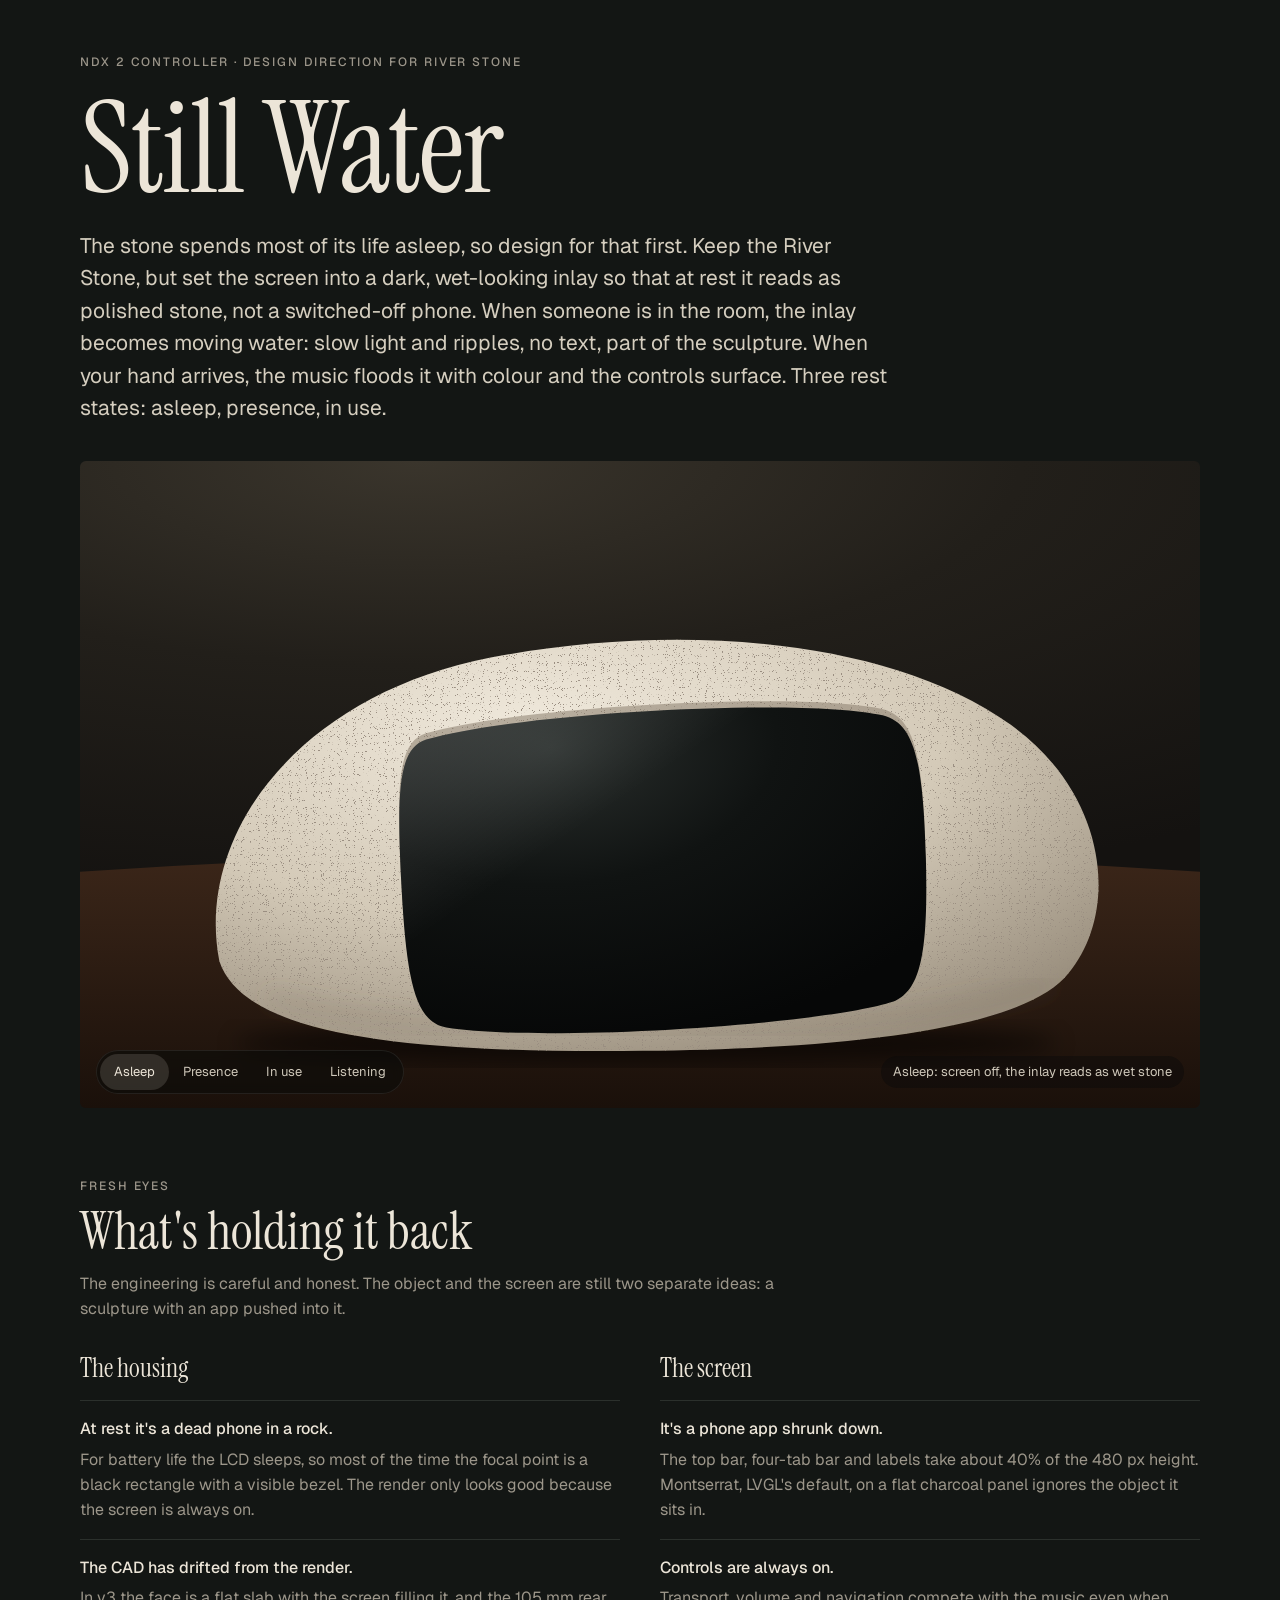
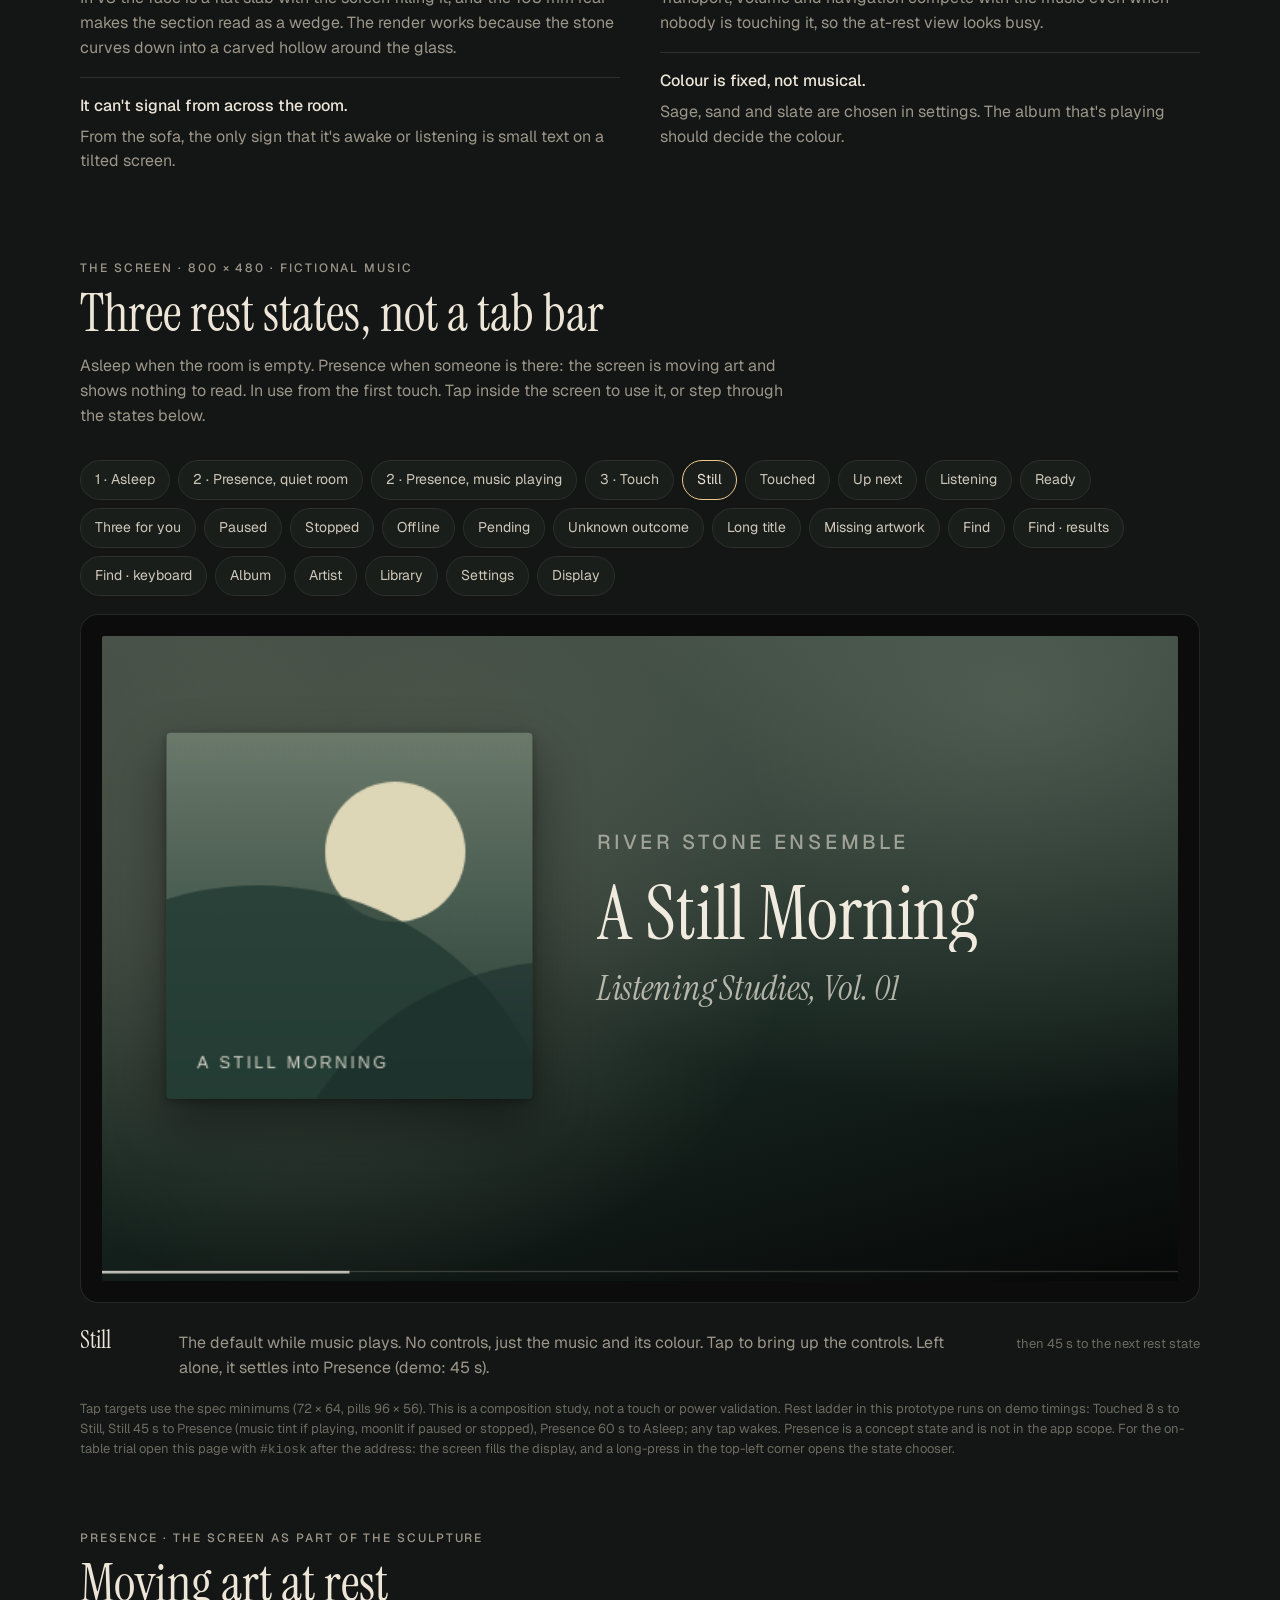
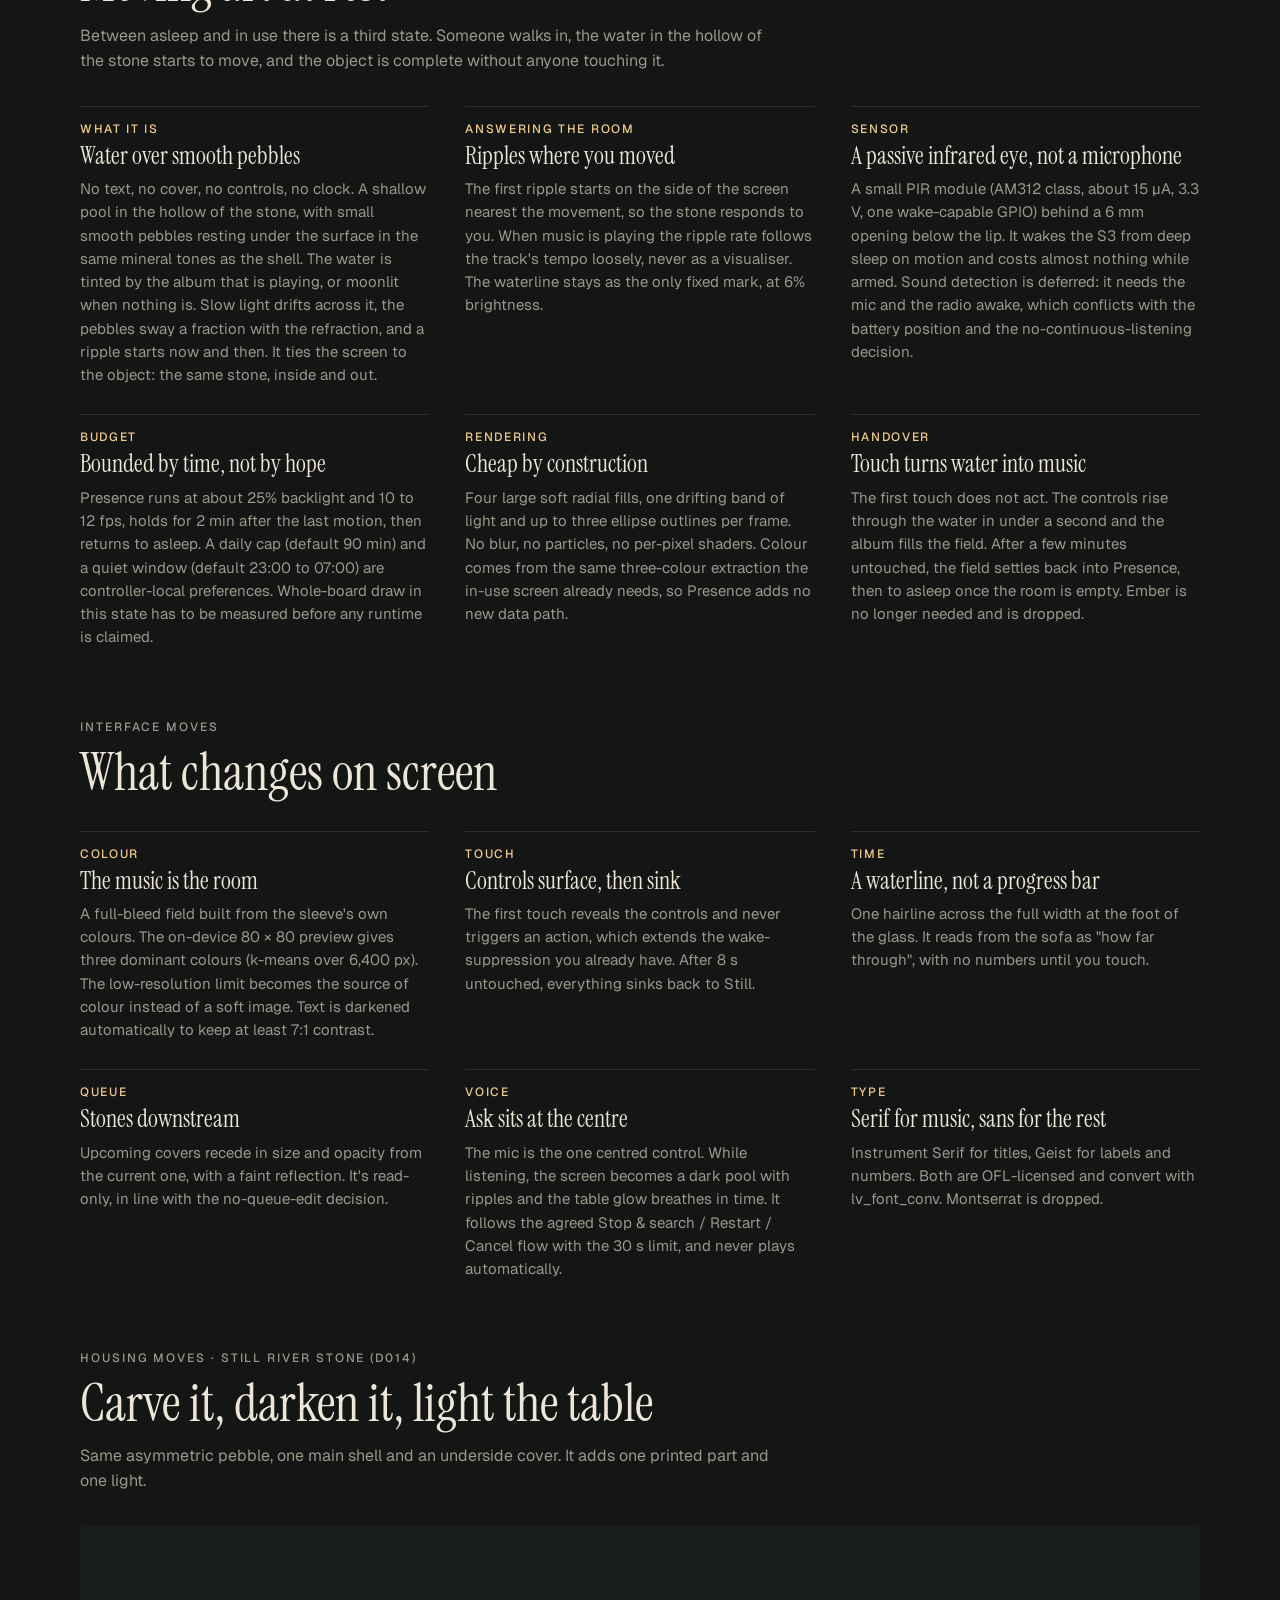
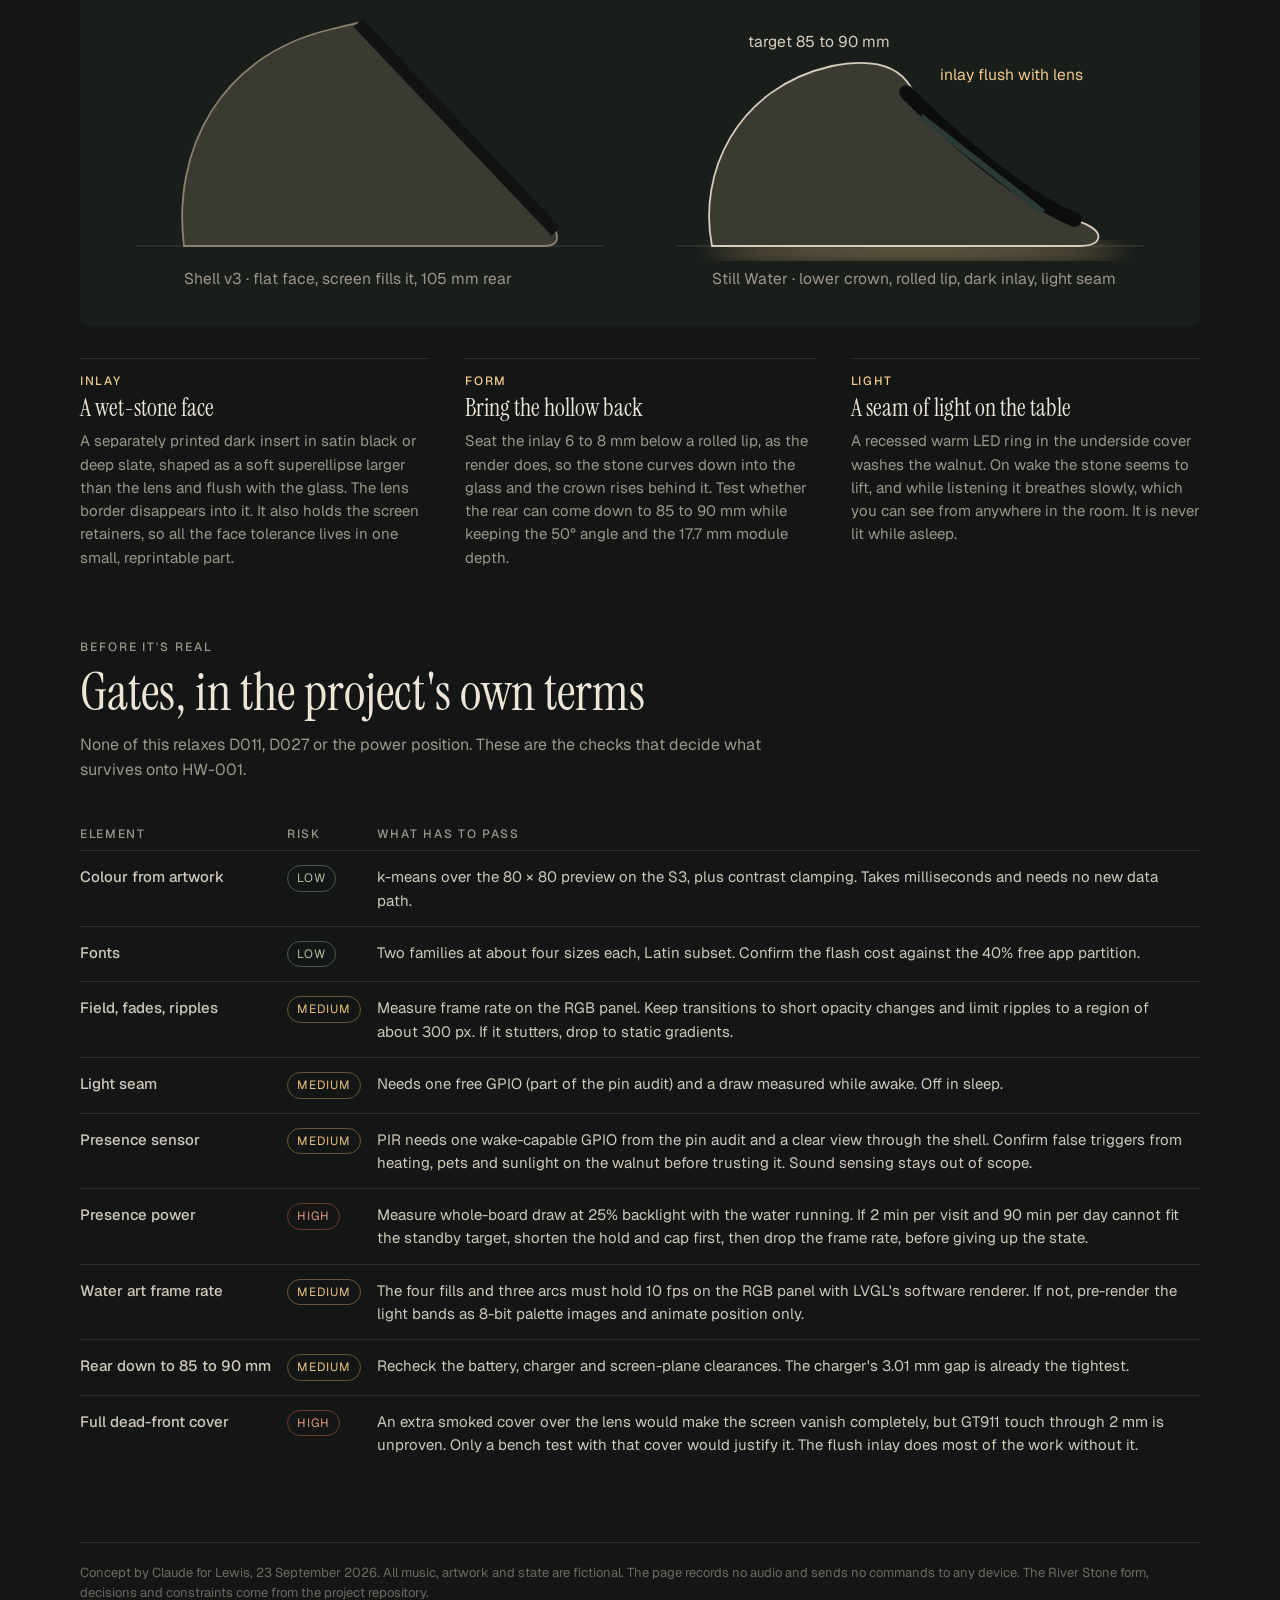
<file: docs/still-water/reference/still-water.html>
<!doctype html>
<html lang="en"><head><meta charset="utf-8"><meta name="viewport" content="width=device-width, initial-scale=1, viewport-fit=cover"><meta name="apple-mobile-web-app-capable" content="yes"><meta name="apple-mobile-web-app-status-bar-style" content="black-translucent"><style>html,body{margin:0}</style></head><body>
<title>Still Water</title>
<link rel="preconnect" href="https://fonts.googleapis.com">
<link rel="stylesheet" href="https://fonts.googleapis.com/css2?family=Instrument+Serif:ital@0;1&family=Geist:wght@300;400;500;600&display=swap">
<style>
:root{
  color-scheme:dark;
  --ground:#131614; --ground-2:#1a1e1b; --line:#2b302c; --ink:#ece5d8; --muted:#9c968a; --faint:#6d6a62;
  --stone:#d6cdbd; --glow:#f1c98d; --sage:#aebf9f;
  --serif:"Instrument Serif","Iowan Old Style","Palatino Linotype",Georgia,serif;
  --sans:"Geist","Helvetica Neue",Arial,sans-serif;
}
*{box-sizing:border-box}
html,body{background:var(--ground)}
body{color:var(--ink);font:400 16px/1.55 var(--sans);padding-inline:clamp(16px,4vw,48px);padding-block:0 64px}
.wrap{max-width:1120px;margin:0 auto}
a{color:var(--glow)}
button{font:inherit;color:inherit}
button:focus-visible{outline:2px solid var(--glow);outline-offset:3px}
.eyebrow{font:500 12px/1 var(--sans);letter-spacing:.16em;text-transform:uppercase;color:var(--muted)}
h1,h2,h3{font-family:var(--serif);font-weight:400;text-wrap:balance;margin:0}
h1{font-size:clamp(56px,10vw,128px);line-height:.92;letter-spacing:-.01em}
h2{font-size:clamp(34px,4.6vw,52px);line-height:1}
h3{font-size:26px;line-height:1.1}
p{margin:0;max-width:64ch}
.lede{font-size:clamp(18px,2vw,21px);color:#d5cebf;max-width:58ch}
header.top{display:grid;gap:22px;padding-block:56px 36px}
section{padding-block:72px 0}
section>.head{display:grid;gap:14px;margin-bottom:32px}
section>.head p{color:var(--muted)}

/* ---------- hero scene ---------- */
.scene{position:relative;border-radius:6px;overflow:hidden;background:
  radial-gradient(120% 70% at 30% 0%,#3a352c 0%,#221f1a 45%,#141210 100%)}
.scene svg{display:block;width:100%;height:auto}
.scene .hscreen{position:absolute;left:33.6%;top:44%;width:37.4%;aspect-ratio:800/480;
  transform:perspective(900px) rotateX(17deg) rotate(-3deg);transform-origin:50% 50%;border-radius:3px;overflow:hidden}
.scene-bar{position:absolute;left:16px;right:16px;bottom:14px;display:flex;flex-wrap:wrap;gap:10px;align-items:center;justify-content:space-between}
.seg{display:inline-flex;background:rgba(10,11,10,.55);backdrop-filter:blur(6px);border:1px solid rgba(255,255,255,.08);border-radius:999px;padding:3px}
.seg button{background:none;border:0;padding:8px 14px;border-radius:999px;font-size:13px;color:#cfc8ba;cursor:pointer}
.seg button[aria-pressed="true"]{background:rgba(236,229,216,.14);color:var(--ink)}
.scene-note{font-size:13px;color:#cfc8ba;background:rgba(10,11,10,.45);padding:6px 12px;border-radius:999px}
#glow{transition:opacity 1.2s ease}
.scene[data-mode="listen"] #glow{animation:breathe 3.2s ease-in-out infinite}
@keyframes breathe{0%,100%{opacity:.35}50%{opacity:.9}}

/* ---------- critique ---------- */
.cols{display:grid;grid-template-columns:repeat(auto-fit,minmax(300px,1fr));gap:40px}
.cols h3{margin-bottom:18px}
.issue{display:grid;gap:6px;padding-block:16px;border-top:1px solid var(--line)}
.issue b{font-weight:500}
.issue span{color:var(--muted)}

/* ---------- prototype ---------- */
.proto{display:grid;gap:18px}
.steps{display:flex;flex-wrap:wrap;gap:8px}
.steps button{background:var(--ground-2);border:1px solid var(--line);border-radius:999px;padding:8px 14px;font-size:14px;cursor:pointer;color:#cfc8ba}
.steps button[aria-pressed="true"]{border-color:var(--glow);color:var(--ink)}
.frame{background:#0b0c0b;border-radius:18px;padding:clamp(10px,2vw,22px);box-shadow:inset 0 0 0 1px #242824}
.host{position:relative;width:100%;aspect-ratio:800/480;overflow:hidden;border-radius:2px;background:#030404}
.caption{display:flex;flex-wrap:wrap;gap:6px 18px;align-items:baseline;justify-content:space-between}
.caption .what{font-family:var(--serif);font-size:24px}
.caption .why{color:var(--muted);max-width:70ch}
.hint{font-size:13px;color:var(--faint)}

/* ---------- device screen (800x480 canvas) ---------- */
.scr{position:absolute;left:0;top:0;width:800px;height:480px;transform-origin:0 0;transform:scale(var(--s,1));
  font-family:var(--sans);color:#f1ebdf;overflow:hidden;background:#030404;-webkit-font-smoothing:antialiased}
.scr *{position:absolute}
.scr .field{inset:0;transition:opacity .6s}
.scr .cover{border-radius:3px;box-shadow:0 18px 40px rgba(0,0,0,.45),0 2px 6px rgba(0,0,0,.3);background-size:cover}
.scr .serif{font-family:var(--serif);font-weight:400;line-height:1.02}
.scr .caps{font-size:15px;letter-spacing:.18em;text-transform:uppercase;font-weight:500}
.scr .clamp2{display:-webkit-box;-webkit-line-clamp:2;-webkit-box-orient:vertical;overflow:hidden}
.scr .row{left:48px;width:704px;height:72px;border-bottom:1px solid rgba(241,235,223,.18)}
.scr .pill{height:56px;min-width:96px;border-radius:28px;padding:0 20px;display:grid;place-items:center;font-size:18px;opacity:.75;border:1px solid rgba(241,235,223,.25)}
.scr .key{border-radius:6px;background:rgba(241,235,223,.08);display:grid;place-items:center;font-size:22px;color:rgba(241,235,223,.9)}
.scr .tap{cursor:pointer}
.scr .ring{border-radius:50%;border:1.5px solid rgba(241,235,223,.55);display:grid;place-items:center}
.scr .ring.solid{background:rgba(241,235,223,.12);border-color:rgba(241,235,223,.7)}
.scr svg{position:static;display:block}
.scr .fade{animation:fadeIn .45s ease both}
@keyframes fadeIn{from{opacity:0;transform:translateY(6px)}to{opacity:1;transform:none}}
.scr .ripple{border-radius:50%;border:1.5px solid rgba(241,201,141,.55);animation:ripple 3.6s linear infinite;opacity:0}
@keyframes ripple{0%{transform:scale(.15);opacity:.9}100%{transform:scale(1);opacity:0}}
.scr.waking .field{animation:rise 1.1s cubic-bezier(.2,.7,.2,1) both}
@keyframes rise{from{clip-path:inset(100% 0 0 0);filter:brightness(2)}to{clip-path:inset(0 0 0 0);filter:none}}
.scr .btn{height:56px;border-radius:28px;padding:0 26px;display:grid;place-items:center;font-size:22px;border:1.5px solid rgba(241,235,223,.35)}
.scr .btn.primary{background:#f1ebdf;color:#141614;border-color:#f1ebdf;font-weight:500}
@media (prefers-reduced-motion:reduce){.scr *,.scene *{animation:none!important;transition:none!important}}

/* ---------- moves ---------- */
.moves{display:grid;grid-template-columns:repeat(auto-fit,minmax(260px,1fr));gap:28px 36px}
.move{display:grid;gap:8px;align-content:start;padding-top:16px;border-top:1px solid var(--line)}
.move .k{font:500 12px/1 var(--sans);letter-spacing:.14em;text-transform:uppercase;color:var(--glow)}
.move h3{font-size:24px}
.move p{color:var(--muted);font-size:15px}
.profile{background:var(--ground-2);border-radius:6px;padding:20px;margin-bottom:32px}
.profile svg{width:100%;height:auto;display:block}

/* ---------- gates ---------- */
.tablewrap{overflow-x:auto}
table{border-collapse:collapse;width:100%;min-width:640px;font-size:15px}
th,td{text-align:left;vertical-align:top;padding:14px 16px 14px 0;border-top:1px solid var(--line)}
th{font:500 12px/1 var(--sans);letter-spacing:.14em;text-transform:uppercase;color:var(--muted);border-top:0;padding-bottom:10px}
td:first-child{font-weight:500;white-space:nowrap}
td{color:#cfc8ba}
.risk{display:inline-block;font-size:12px;letter-spacing:.08em;text-transform:uppercase;padding:3px 9px;border-radius:999px;border:1px solid}
.risk.low{color:#aebf9f;border-color:#4b5a44}
.risk.med{color:#e6c07f;border-color:#6a5733}
.risk.high{color:#e39a82;border-color:#6d3b30}
/* kiosk: prototype only, for the on-table trial. Open with #kiosk */
body.kiosk{padding:0;background:#000;overflow:hidden}
body.kiosk .wrap>*{display:none}
body.kiosk .wrap>#ladder{display:block;padding:0}
body.kiosk #ladder>.head,body.kiosk #ladder .caption,body.kiosk #ladder .hint{display:none}
body.kiosk #ladder .frame{background:#000;border-radius:0;padding:0;box-shadow:none;position:fixed;inset:0;display:grid;place-items:center}
body.kiosk #protoHost{width:min(100vw,calc(100vh * 800 / 480));aspect-ratio:800/480;border-radius:0}
body.kiosk #steps{position:fixed;left:0;right:0;bottom:0;padding:12px 16px calc(12px + env(safe-area-inset-bottom,0px));background:rgba(0,0,0,.85);z-index:5;display:none;overflow-x:auto;flex-wrap:nowrap}
body.kiosk.chooser #steps{display:flex}
body.kiosk #steps button{white-space:nowrap;flex:0 0 auto}
footer{margin-top:72px;padding-top:20px;border-top:1px solid var(--line);color:var(--faint);font-size:13px}
</style>

<div class="wrap">
<header class="top">
  <div class="eyebrow">NDX 2 controller · design direction for River Stone</div>
  <h1>Still Water</h1>
  <p class="lede">The stone spends most of its life asleep, so design for that first. Keep the River Stone, but set the screen into a dark, wet-looking inlay so that at rest it reads as polished stone, not a switched-off phone. When someone is in the room, the inlay becomes moving water: slow light and ripples, no text, part of the sculpture. When your hand arrives, the music floods it with colour and the controls surface. Three rest states: asleep, presence, in use.</p>
</header>

<div class="scene" id="scene" data-mode="rest">
  <svg viewBox="0 0 900 520" role="img" aria-label="River Stone controller on a walnut table with a dark inlaid screen">
    <defs>
      <linearGradient id="table" x1="0" y1="0" x2="0" y2="1">
        <stop offset="0" stop-color="#3b2619"/><stop offset="1" stop-color="#1a100a"/>
      </linearGradient>
      <radialGradient id="stoneShade" cx="36%" cy="22%" r="85%">
        <stop offset="0" stop-color="#f0e9dc"/><stop offset=".55" stop-color="#d4cab8"/><stop offset="1" stop-color="#9a8f7e"/>
      </radialGradient>
      <radialGradient id="inlayShade" cx="30%" cy="10%" r="95%">
        <stop offset="0" stop-color="#2a2f2d"/><stop offset=".45" stop-color="#101312"/><stop offset="1" stop-color="#060707"/>
      </radialGradient>
      <linearGradient id="sheen" x1="0" y1="0" x2="1" y2="1">
        <stop offset="0" stop-color="#fff" stop-opacity=".16"/><stop offset=".35" stop-color="#fff" stop-opacity="0"/>
      </linearGradient>
      <filter id="speckle" x="0" y="0" width="100%" height="100%">
        <feTurbulence type="fractalNoise" baseFrequency="1.4" numOctaves="1" seed="7" result="n"/>
        <feColorMatrix in="n" type="matrix" values="0 0 0 0 .32  0 0 0 0 .27  0 0 0 0 .22  0 0 0 -22 7.5" result="dots"/>
        <feComposite in="dots" in2="SourceGraphic" operator="in" result="d2"/>
        <feMerge><feMergeNode in="SourceGraphic"/><feMergeNode in="d2"/></feMerge>
      </filter>
      <filter id="soft"><feGaussianBlur stdDeviation="18"/></filter>
      <filter id="softer"><feGaussianBlur stdDeviation="9"/></filter>
    </defs>
    <rect x="0" y="0" width="900" height="520" fill="none"/>
    <path d="M0 330 Q450 300 900 330 L900 520 L0 520Z" fill="url(#table)"/>
    <ellipse id="glow" cx="455" cy="468" rx="390" ry="34" fill="#f1c98d" opacity="0" filter="url(#soft)"/>
    <ellipse cx="455" cy="468" rx="330" ry="16" fill="#000" opacity=".55" filter="url(#softer)"/>
    <path d="M112 402 C92 300 176 188 330 158 C472 130 648 140 748 212 C826 268 836 362 794 412 C762 452 642 472 452 474 C262 476 132 462 112 402Z" fill="url(#stoneShade)" filter="url(#speckle)"/>
    <path d="M150 430 C300 468 610 470 780 420" stroke="#6f6456" stroke-opacity=".35" stroke-width="6" fill="none" filter="url(#softer)"/>
    <g transform="rotate(-3 468 330)">
      <path d="M284 214 C360 196 590 196 652 214 C676 222 682 250 680 330 C678 408 670 436 648 444 C590 460 360 462 288 446 C264 440 258 410 258 330 C258 250 262 220 284 214Z" fill="#8a7f6e" opacity=".55" transform="translate(0 -5)"/>
      <path d="M284 214 C360 196 590 196 652 214 C676 222 682 250 680 330 C678 408 670 436 648 444 C590 460 360 462 288 446 C264 440 258 410 258 330 C258 250 262 220 284 214Z" fill="url(#inlayShade)"/>
      <path d="M284 214 C360 196 590 196 652 214 C676 222 682 250 680 330 C678 408 670 436 648 444 C590 460 360 462 288 446 C264 440 258 410 258 330 C258 250 262 220 284 214Z" fill="url(#sheen)"/>
    </g>
  </svg>
  <div class="hscreen"><div class="host" id="heroHost"></div></div>
  <div class="scene-bar">
    <div class="seg" role="group" aria-label="Object state">
      <button type="button" data-mode="rest" aria-pressed="true">Asleep</button>
      <button type="button" data-mode="presence" aria-pressed="false">Presence</button>
      <button type="button" data-mode="play" aria-pressed="false">In use</button>
      <button type="button" data-mode="listen" aria-pressed="false">Listening</button>
    </div>
    <span class="scene-note" id="sceneNote">Asleep: screen off, the inlay reads as wet stone</span>
  </div>
</div>

<section>
  <div class="head">
    <div class="eyebrow">Fresh eyes</div>
    <h2>What's holding it back</h2>
    <p>The engineering is careful and honest. The object and the screen are still two separate ideas: a sculpture with an app pushed into it.</p>
  </div>
  <div class="cols">
    <div>
      <h3>The housing</h3>
      <div class="issue"><b>At rest it's a dead phone in a rock.</b><span>For battery life the LCD sleeps, so most of the time the focal point is a black rectangle with a visible bezel. The render only looks good because the screen is always on.</span></div>
      <div class="issue"><b>The CAD has drifted from the render.</b><span>In v3 the face is a flat slab with the screen filling it, and the 105 mm rear makes the section read as a wedge. The render works because the stone curves down into a carved hollow around the glass.</span></div>
      <div class="issue"><b>It can't signal from across the room.</b><span>From the sofa, the only sign that it's awake or listening is small text on a tilted screen.</span></div>
    </div>
    <div>
      <h3>The screen</h3>
      <div class="issue"><b>It's a phone app shrunk down.</b><span>The top bar, four-tab bar and labels take about 40% of the 480 px height. Montserrat, LVGL's default, on a flat charcoal panel ignores the object it sits in.</span></div>
      <div class="issue"><b>Controls are always on.</b><span>Transport, volume and navigation compete with the music even when nobody is touching it, so the at-rest view looks busy.</span></div>
      <div class="issue"><b>Colour is fixed, not musical.</b><span>Sage, sand and slate are chosen in settings. The album that's playing should decide the colour.</span></div>
    </div>
  </div>
</section>

<section id="ladder">
  <div class="head">
    <div class="eyebrow">The screen · 800 × 480 · fictional music</div>
    <h2>Three rest states, not a tab bar</h2>
    <p>Asleep when the room is empty. Presence when someone is there: the screen is moving art and shows nothing to read. In use from the first touch. Tap inside the screen to use it, or step through the states below.</p>
  </div>
  <div class="proto">
    <div class="steps" id="steps" role="group" aria-label="Screen state"></div>
    <div class="frame"><div class="host" id="protoHost"></div></div>
    <div class="caption"><span class="what" id="capWhat"></span><span class="why" id="capWhy"></span><span class="hint" id="capClock"></span></div>
    <span class="hint">Tap targets use the spec minimums (72 × 64, pills 96 × 56). This is a composition study, not a touch or power validation. Rest ladder in this prototype runs on demo timings: Touched 8 s to Still, Still 45 s to Presence (music tint if playing, moonlit if paused or stopped), Presence 60 s to Asleep; any tap wakes. Presence is a concept state and is not in the app scope. For the on-table trial open this page with <code>#kiosk</code> after the address: the screen fills the display, and a long-press in the top-left corner opens the state chooser.</span>
  </div>
</section>

<section>
  <div class="head">
    <div class="eyebrow">Presence · the screen as part of the sculpture</div>
    <h2>Moving art at rest</h2>
    <p>Between asleep and in use there is a third state. Someone walks in, the water in the hollow of the stone starts to move, and the object is complete without anyone touching it.</p>
  </div>
  <div class="moves">
    <div class="move"><span class="k">What it is</span><h3>Water over smooth pebbles</h3><p>No text, no cover, no controls, no clock. A shallow pool in the hollow of the stone, with small smooth pebbles resting under the surface in the same mineral tones as the shell. The water is tinted by the album that is playing, or moonlit when nothing is. Slow light drifts across it, the pebbles sway a fraction with the refraction, and a ripple starts now and then. It ties the screen to the object: the same stone, inside and out.</p></div>
    <div class="move"><span class="k">Answering the room</span><h3>Ripples where you moved</h3><p>The first ripple starts on the side of the screen nearest the movement, so the stone responds to you. When music is playing the ripple rate follows the track's tempo loosely, never as a visualiser. The waterline stays as the only fixed mark, at 6% brightness.</p></div>
    <div class="move"><span class="k">Sensor</span><h3>A passive infrared eye, not a microphone</h3><p>A small PIR module (AM312 class, about 15 µA, 3.3 V, one wake-capable GPIO) behind a 6 mm opening below the lip. It wakes the S3 from deep sleep on motion and costs almost nothing while armed. Sound detection is deferred: it needs the mic and the radio awake, which conflicts with the battery position and the no-continuous-listening decision.</p></div>
    <div class="move"><span class="k">Budget</span><h3>Bounded by time, not by hope</h3><p>Presence runs at about 25% backlight and 10 to 12 fps, holds for 2 min after the last motion, then returns to asleep. A daily cap (default 90 min) and a quiet window (default 23:00 to 07:00) are controller-local preferences. Whole-board draw in this state has to be measured before any runtime is claimed.</p></div>
    <div class="move"><span class="k">Rendering</span><h3>Cheap by construction</h3><p>Four large soft radial fills, one drifting band of light and up to three ellipse outlines per frame. No blur, no particles, no per-pixel shaders. Colour comes from the same three-colour extraction the in-use screen already needs, so Presence adds no new data path.</p></div>
    <div class="move"><span class="k">Handover</span><h3>Touch turns water into music</h3><p>The first touch does not act. The controls rise through the water in under a second and the album fills the field. After a few minutes untouched, the field settles back into Presence, then to asleep once the room is empty. Ember is no longer needed and is dropped.</p></div>
  </div>
</section>

<section>
  <div class="head">
    <div class="eyebrow">Interface moves</div>
    <h2>What changes on screen</h2>
  </div>
  <div class="moves">
    <div class="move"><span class="k">Colour</span><h3>The music is the room</h3><p>A full-bleed field built from the sleeve's own colours. The on-device 80 × 80 preview gives three dominant colours (k-means over 6,400 px). The low-resolution limit becomes the source of colour instead of a soft image. Text is darkened automatically to keep at least 7:1 contrast.</p></div>
    <div class="move"><span class="k">Touch</span><h3>Controls surface, then sink</h3><p>The first touch reveals the controls and never triggers an action, which extends the wake-suppression you already have. After 8 s untouched, everything sinks back to Still.</p></div>
    <div class="move"><span class="k">Time</span><h3>A waterline, not a progress bar</h3><p>One hairline across the full width at the foot of the glass. It reads from the sofa as "how far through", with no numbers until you touch.</p></div>
    <div class="move"><span class="k">Queue</span><h3>Stones downstream</h3><p>Upcoming covers recede in size and opacity from the current one, with a faint reflection. It's read-only, in line with the no-queue-edit decision.</p></div>
    <div class="move"><span class="k">Voice</span><h3>Ask sits at the centre</h3><p>The mic is the one centred control. While listening, the screen becomes a dark pool with ripples and the table glow breathes in time. It follows the agreed Stop & search / Restart / Cancel flow with the 30 s limit, and never plays automatically.</p></div>
    <div class="move"><span class="k">Type</span><h3>Serif for music, sans for the rest</h3><p>Instrument Serif for titles, Geist for labels and numbers. Both are OFL-licensed and convert with lv_font_conv. Montserrat is dropped.</p></div>
  </div>
</section>

<section>
  <div class="head">
    <div class="eyebrow">Housing moves · still River Stone (D014)</div>
    <h2>Carve it, darken it, light the table</h2>
    <p>Same asymmetric pebble, one main shell and an underside cover. It adds one printed part and one light.</p>
  </div>
  <div class="profile">
    <svg viewBox="0 0 900 300" role="img" aria-label="Side profiles: shell v3 compared with Still Water">
      <g font-family="Geist, Arial, sans-serif" font-size="13" fill="#9c968a">
        <line x1="30" y1="250" x2="420" y2="250" stroke="#3a3f3a"/>
        <path d="M70 250 C60 170 100 92 190 70 L215 64 L380 238 Q384 250 370 250Z" fill="#3a3a33" stroke="#8a826f" stroke-width="1.5"/>
        <line x1="215" y1="64" x2="380" y2="238" stroke="#101312" stroke-width="10"/>
        <text x="70" y="282">Shell v3 · flat face, screen fills it, 105 mm rear</text>
        <line x1="480" y1="250" x2="870" y2="250" stroke="#3a3f3a"/>
        <ellipse cx="680" cy="254" rx="170" ry="7" fill="#f1c98d" opacity=".5" filter="url(#softer)"/>
        <path d="M510 250 C498 190 530 118 610 100 C650 92 668 104 676 118 C694 150 752 206 822 232 C838 240 834 250 816 250Z" fill="#3a3a33" stroke="#d6cdbd" stroke-width="1.5"/>
        <path d="M672 122 C700 150 760 206 812 228" stroke="#0c0e0d" stroke-width="12" fill="none" stroke-linecap="round"/>
        <path d="M684 142 L786 222" stroke="#2c3a36" stroke-width="5"/>
        <text x="510" y="282">Still Water · lower crown, rolled lip, dark inlay, light seam</text>
        <text x="700" y="112" fill="#f1c98d">inlay flush with lens</text>
        <text x="540" y="84" fill="#d6cdbd">target 85 to 90 mm</text>
      </g>
    </svg>
  </div>
  <div class="moves">
    <div class="move"><span class="k">Inlay</span><h3>A wet-stone face</h3><p>A separately printed dark insert in satin black or deep slate, shaped as a soft superellipse larger than the lens and flush with the glass. The lens border disappears into it. It also holds the screen retainers, so all the face tolerance lives in one small, reprintable part.</p></div>
    <div class="move"><span class="k">Form</span><h3>Bring the hollow back</h3><p>Seat the inlay 6 to 8 mm below a rolled lip, as the render does, so the stone curves down into the glass and the crown rises behind it. Test whether the rear can come down to 85 to 90 mm while keeping the 50° angle and the 17.7 mm module depth.</p></div>
    <div class="move"><span class="k">Light</span><h3>A seam of light on the table</h3><p>A recessed warm LED ring in the underside cover washes the walnut. On wake the stone seems to lift, and while listening it breathes slowly, which you can see from anywhere in the room. It is never lit while asleep.</p></div>
  </div>
</section>

<section>
  <div class="head">
    <div class="eyebrow">Before it's real</div>
    <h2>Gates, in the project's own terms</h2>
    <p>None of this relaxes D011, D027 or the power position. These are the checks that decide what survives onto HW-001.</p>
  </div>
  <div class="tablewrap">
    <table>
      <thead><tr><th>Element</th><th>Risk</th><th>What has to pass</th></tr></thead>
      <tbody>
        <tr><td>Colour from artwork</td><td><span class="risk low">Low</span></td><td>k-means over the 80 × 80 preview on the S3, plus contrast clamping. Takes milliseconds and needs no new data path.</td></tr>
        <tr><td>Fonts</td><td><span class="risk low">Low</span></td><td>Two families at about four sizes each, Latin subset. Confirm the flash cost against the 40% free app partition.</td></tr>
        <tr><td>Field, fades, ripples</td><td><span class="risk med">Medium</span></td><td>Measure frame rate on the RGB panel. Keep transitions to short opacity changes and limit ripples to a region of about 300 px. If it stutters, drop to static gradients.</td></tr>
        <tr><td>Light seam</td><td><span class="risk med">Medium</span></td><td>Needs one free GPIO (part of the pin audit) and a draw measured while awake. Off in sleep.</td></tr>
        <tr><td>Presence sensor</td><td><span class="risk med">Medium</span></td><td>PIR needs one wake-capable GPIO from the pin audit and a clear view through the shell. Confirm false triggers from heating, pets and sunlight on the walnut before trusting it. Sound sensing stays out of scope.</td></tr>
        <tr><td>Presence power</td><td><span class="risk high">High</span></td><td>Measure whole-board draw at 25% backlight with the water running. If 2 min per visit and 90 min per day cannot fit the standby target, shorten the hold and cap first, then drop the frame rate, before giving up the state.</td></tr>
        <tr><td>Water art frame rate</td><td><span class="risk med">Medium</span></td><td>The four fills and three arcs must hold 10 fps on the RGB panel with LVGL's software renderer. If not, pre-render the light bands as 8-bit palette images and animate position only.</td></tr>
        <tr><td>Rear down to 85 to 90 mm</td><td><span class="risk med">Medium</span></td><td>Recheck the battery, charger and screen-plane clearances. The charger's 3.01 mm gap is already the tightest.</td></tr>
        <tr><td>Full dead-front cover</td><td><span class="risk high">High</span></td><td>An extra smoked cover over the lens would make the screen vanish completely, but GT911 touch through 2 mm is unproven. Only a bench test with that cover would justify it. The flush inlay does most of the work without it.</td></tr>
      </tbody>
    </table>
  </div>
</section>

<footer>Concept by Claude for Lewis, 23 September 2026. All music, artwork and state are fictional. The page records no audio and sends no commands to any device. The River Stone form, decisions and constraints come from the project repository.</footer>
</div>

<script>
(function(){
  const ALBUMS=[
    {t:"A Still Morning",a:"River Stone Ensemble",al:"Listening Studies, Vol. 01",c:["#6a796a","#243c34","#ddd6b7"],v:0,len:330},
    {t:"Soft Light",a:"River Stone Ensemble",al:"Listening Studies, Vol. 01",c:["#8b7160","#493b37","#e2c39b"],v:1,len:262},
    {t:"Quiet Hours",a:"River Stone Ensemble",al:"Listening Studies, Vol. 01",c:["#596875","#25343e","#ccd5ce"],v:2,len:305},
    {t:"Low Tide",a:"Maren Holt",al:"Estuary",c:["#4f6b6b","#1e2b2b","#d9e2d6"],v:3,len:244},
    {t:"Slow Rooms",a:"The Alder Quartet",al:"Slow Rooms",c:["#6b3a36","#2a1716","#e9d3b8"],v:4,len:371},
    {t:"Salt and Cedar",a:"Oskar Lind",al:"Northern Shelf",c:["#8a8f7a","#3b3f33","#f0ebe0"],v:5,len:228}
  ];
  const SUGG=[
    {al:ALBUMS[3],k:"More like this",r:"Same slow tempo and open space, played on nylon-string guitar."},
    {al:{t:"Harbour Lights",a:"Ida Wren",c:["#1f3342","#0e1a24","#e8a95b"],v:6},k:"For this moment",r:"Late-evening and acoustic, with a quiet vocal kept low."},
    {al:ALBUMS[4],k:"Something different",r:"Strings rather than guitar, and just as unhurried."}
  ];
  const art={};
  function hex(h){return[parseInt(h.slice(1,3),16),parseInt(h.slice(3,5),16),parseInt(h.slice(5,7),16)]}
  function rgba(h,a){const[r,g,b]=hex(h);return`rgba(${r},${g},${b},${a})`}
  function shade(h,f){const[r,g,b]=hex(h);return`rgb(${Math.round(r*f)},${Math.round(g*f)},${Math.round(b*f)})`}
  function cover(al){
    const key=al.t; if(art[key])return art[key];
    const S=240,cv=document.createElement("canvas");cv.width=cv.height=S;const x=cv.getContext("2d");
    const[c1,c2,c3]=al.c;const g=x.createLinearGradient(0,0,0,S);g.addColorStop(0,c1);g.addColorStop(1,c2);x.fillStyle=g;x.fillRect(0,0,S,S);
    x.fillStyle=c3;x.strokeStyle=c3;
    switch(al.v){
      case 0:x.beginPath();x.arc(150,78,46,0,7);x.fill();x.fillStyle=rgba(c2,.85);x.beginPath();x.arc(60,300,200,0,7);x.fill();x.fillStyle="rgba(24,43,41,.55)";x.beginPath();x.arc(260,340,190,0,7);x.fill();break;
      case 1:x.lineWidth=1.4;for(let i=1;i<9;i++){x.globalAlpha=1-i*.1;x.beginPath();x.arc(120,130,i*14,0,7);x.stroke()}x.globalAlpha=1;x.beginPath();x.arc(120,130,9,0,7);x.fill();break;
      case 2:for(let i=0;i<7;i++){x.globalAlpha=.15+i*.1;x.fillRect(0,40+i*24,S,10)}x.globalAlpha=1;break;
      case 3:x.globalAlpha=.9;x.fillRect(0,150,S,2);for(let i=0;i<5;i++){x.globalAlpha=.5-i*.08;x.fillRect(30+i*10,160+i*12,180-i*20,2)}x.globalAlpha=1;x.beginPath();x.arc(170,110,24,0,7);x.fill();break;
      case 4:x.lineWidth=10;for(let i=0;i<3;i++){x.globalAlpha=.9-i*.25;x.beginPath();x.arc(120,240,150-i*40,Math.PI,0);x.stroke()}x.globalAlpha=1;break;
      case 5:x.globalAlpha=.85;x.fillRect(46,54,96,96);x.globalAlpha=.45;x.fillRect(98,100,96,96);x.globalAlpha=1;break;
      case 6:for(let i=0;i<9;i++){x.globalAlpha=.25+Math.random()*.6;x.fillRect(24+i*23,120+((i*37)%50),3,120)}x.globalAlpha=1;x.fillRect(0,118,S,1);break;
    }
    x.font="500 11px Geist, Arial";x.fillStyle="rgba(241,235,223,.85)";x.letterSpacing="2px";x.fillText(al.t.toUpperCase(),20,S-20);
    return art[key]=cv.toDataURL();
  }
  function field(al,dim){
    const[c1,c2,c3]=al.c;
    return`radial-gradient(60% 80% at 22% 46%, ${rgba(c3,.22*(dim??1))}, transparent 70%), radial-gradient(90% 90% at 85% 10%, ${rgba(c1,.55*(dim??1))}, transparent 70%), linear-gradient(165deg, ${shade(c1,.62*(dim??1)+.05)}, ${shade(c2,.55*(dim??1)+.05)} 60%, #070808)`;
  }
  const ico={
    prev:'<svg width="30" height="30" viewBox="0 0 24 24" fill="none" stroke="currentColor" stroke-width="1.6" stroke-linecap="round" stroke-linejoin="round"><path d="M6 5v14M18 5l-9 7 9 7z"/></svg>',
    next:'<svg width="30" height="30" viewBox="0 0 24 24" fill="none" stroke="currentColor" stroke-width="1.6" stroke-linecap="round" stroke-linejoin="round"><path d="M18 5v14M6 5l9 7-9 7z"/></svg>',
    pause:'<svg width="30" height="30" viewBox="0 0 24 24" fill="none" stroke="currentColor" stroke-width="2.2" stroke-linecap="round"><path d="M9 6v12M15 6v12"/></svg>',
    mic:'<svg width="28" height="28" viewBox="0 0 24 24" fill="none" stroke="currentColor" stroke-width="1.6" stroke-linecap="round"><rect x="9" y="3" width="6" height="12" rx="3"/><path d="M5 11a7 7 0 0 0 14 0M12 18v3"/></svg>',
    play:'<svg width="30" height="30" viewBox="0 0 24 24" fill="none" stroke="currentColor" stroke-width="2.2" stroke-linecap="round" stroke-linejoin="round"><path d="M8 5l11 7-11 7z"/></svg>',
    search:'<svg width="30" height="30" viewBox="0 0 24 24" fill="none" stroke="currentColor" stroke-width="1.6" stroke-linecap="round"><circle cx="10" cy="10" r="6"/><path d="M15 15l6 6"/></svg>',
    stop:'<svg width="26" height="26" viewBox="0 0 24 24" fill="currentColor"><rect x="6" y="6" width="12" height="12" rx="2"/></svg>',
    up:'<svg width="30" height="30" viewBox="0 0 24 24" fill="none" stroke="currentColor" stroke-width="2" stroke-linecap="round" stroke-linejoin="round"><path d="M12 19V5M5 12l7-7 7 7"/></svg>',
    reset:'<svg width="26" height="26" viewBox="0 0 24 24" fill="none" stroke="currentColor" stroke-width="1.6" stroke-linecap="round" stroke-linejoin="round"><path d="M4 12a8 8 0 1 0 2.3-5.7M4 4v5h5"/></svg>',
    lib:'<svg width="30" height="30" viewBox="0 0 24 24" fill="none" stroke="currentColor" stroke-width="1.6" stroke-linecap="round" stroke-linejoin="round"><path d="M5 4v16M10 4v16M14 5l5 15"/></svg>',
    back:'<svg width="22" height="22" viewBox="0 0 24 24" fill="none" stroke="currentColor" stroke-width="1.6" stroke-linecap="round" stroke-linejoin="round"><path d="M15 5l-7 7 7 7"/></svg>',
    minus:'<svg width="22" height="22" viewBox="0 0 24 24" fill="none" stroke="currentColor" stroke-width="1.6" stroke-linecap="round"><path d="M6 12h12"/></svg>',
    plus:'<svg width="22" height="22" viewBox="0 0 24 24" fill="none" stroke="currentColor" stroke-width="1.6" stroke-linecap="round"><path d="M6 12h12M12 6v12"/></svg>'
  };
  const fmt=s=>Math.floor(s/60)+":"+String(Math.floor(s%60)).padStart(2,"0");

  function waterline(al,pos,opts){
    const p=pos/al.len,w=Math.round(800*p);
    let h=`<div style="left:0;top:${opts.y??472}px;width:800px;height:1px;background:rgba(241,235,223,${opts.track??.18})"></div>
      <div style="left:0;top:${(opts.y??472)-0.5}px;width:${w}px;height:2px;background:rgba(241,235,223,${opts.played??.75})"></div>`;
    if(opts.times)h+=`<div class="fade" style="left:48px;top:${(opts.y??472)-26}px;font-size:18px;opacity:.6;font-variant-numeric:tabular-nums">${fmt(pos)}</div><div class="fade" style="right:48px;top:${(opts.y??472)-28}px;font-size:18px;opacity:.6;font-variant-numeric:tabular-nums">−${fmt(al.len-pos)}</div>`;
    return h;
  }
  function nowBlock(al,big,v){
    v=v||{};const cy=big?72:56,cs=big?272:248,tx=big?368:336;const dim=v.dim?.62:1;
    const caps=v.caps||al.a;
    const coverHtml=v.noart
      ?`<div style="left:48px;top:${cy}px;width:${cs}px;height:${cs}px;border-radius:3px;background:${shade(al.c[1],.8)};display:grid;place-items:center;font-size:18px;opacity:.35">Artwork unavailable</div>`
      :`<div class="cover" style="left:48px;top:${cy}px;width:${cs}px;height:${cs}px;background-image:url(${cover(al)});opacity:${dim}"></div>`;
    const tt=v.title||al.t;const tsize=tt.length>18?(big?44:40):(big?56:50);
    const title=v.stopped?`<div class="serif" style="position:static;font-size:32px;opacity:.62">Nothing playing</div>`
      :`<div class="serif clamp2" style="position:static;font-size:${tsize}px;text-wrap:${tt.length>18?"pretty":"balance"};opacity:${v.dim?.7:1}">${tt}</div>`;
    const album=v.stopped?``:`<div class="serif" style="position:static;font-size:26px;font-style:italic;opacity:.7">${al.al}</div>`;
    return`${coverHtml}
    <div style="left:${tx}px;top:${cy}px;width:${760-tx}px;height:${big?cs:190}px;display:flex;flex-direction:column;justify-content:${big?"center":"flex-start"};gap:14px">
      <div class="caps" style="position:static;opacity:.55">${caps}</div>${title}${album}
    </div>`;
  }
  function controls(v){
    v=v||{};const dis=v.disabled?"opacity:.35;pointer-events:none;":"";
    const ring=`<div class="ring solid tap" data-go="still" style="left:92px;top:4px;width:80px;height:80px">${v.paused?ico.play:ico.pause}</div>`;
    const pend=v.pending==="next"?"box-shadow:0 0 0 1px rgba(241,235,223,.9) inset;border-radius:32px;":"";
    const unk=v.unknown?"outline:1px dashed rgba(241,235,223,.6);outline-offset:-1px;border-radius:32px;":"";
    /* right cluster: two columns at x 632 and 704 (relative 296 and 368), shared by volume and by Find/Library so the icons align */
    return`<div class="fade" style="left:336px;top:270px;width:416px;height:88px;${dis}">
        <div class="tap" data-go="still" style="left:0;top:12px;width:72px;height:64px;display:grid;place-items:center;opacity:.85">${ico.prev}</div>
        ${ring}
        <div class="tap" data-go="still" style="left:192px;top:12px;width:72px;height:64px;display:grid;place-items:center;opacity:${v.pending==="next"?1:.85};${pend}">${ico.next}</div>
        <div style="left:296px;top:12px;width:144px;height:64px;${unk}${v.busy?"opacity:.35":""}">
          <div class="tap" data-go="touched" style="left:0;top:0;width:72px;height:64px;display:grid;place-items:center;opacity:.85">${ico.minus}</div>
          <div class="tap" data-go="touched" style="left:72px;top:0;width:72px;height:64px;display:grid;place-items:center;opacity:.85">${ico.plus}</div>
        </div>
        ${v.unknown?`<div style="left:236px;top:84px;width:204px;text-align:right;font-size:18px;opacity:.62;white-space:nowrap">Volume outcome unknown</div>`:""}
      </div>
      <div class="fade tap" data-go="river" style="left:48px;top:388px;width:260px;height:56px;${dis}">
        <div class="caps" style="left:0;top:0;font-size:15px;opacity:.5">Up next</div>
        <div class="serif" style="left:0;top:22px;font-size:26px;white-space:nowrap">${ALBUMS[1].t}</div>
      </div>
      <div class="ring tap fade" data-go="ask" style="left:364px;top:376px;width:72px;height:72px;border-color:rgba(241,201,141,.8);color:#f1c98d">${ico.mic}</div>
      <div class="tap fade" data-go="find" style="left:632px;top:384px;width:72px;height:64px;display:grid;place-items:center;opacity:.85;${dis}">${ico.search}</div>
      <div class="tap fade" data-go="library" style="left:704px;top:384px;width:72px;height:64px;display:grid;place-items:center;opacity:.85;${dis}">${ico.lib}</div>`;
  }
  function head(title,back){
    return`<div class="serif" style="left:48px;top:30px;font-size:32px">${title}</div>
      <div class="pill tap" data-go="${back||"touched"}" style="right:48px;top:26px">Back to now</div>`;
  }
  function backOnly(to){ return`<div class="tap" data-go="${to||"find"}" style="right:48px;top:24px;width:112px;height:56px;display:flex;align-items:center;justify-content:flex-end;gap:2px;font-size:22px;opacity:.85;white-space:nowrap">${ico.back}<span style="position:static">Back</span></div>`; }
  const BIO="Formed around a shared interest in slow music and open rooms, the ensemble records in a converted boathouse on the estuary. Their albums favour long takes, natural reverb and the space between notes. Listening Studies, Vol. 01 is their third record.";
  const portraitCache={};
  function portrait(){
    if(portraitCache.p)return portraitCache.p;
    const W=360,H=480,cv=document.createElement("canvas");cv.width=W;cv.height=H;const x=cv.getContext("2d");
    const g=x.createLinearGradient(0,0,0,H);g.addColorStop(0,"#3d4a44");g.addColorStop(1,"#141b18");x.fillStyle=g;x.fillRect(0,0,W,H);
    /* abstract fixture portrait: a lit shoulder and a window, no face */
    const lg=x.createRadialGradient(250,120,10,250,120,220);lg.addColorStop(0,"rgba(221,214,183,.55)");lg.addColorStop(1,"rgba(221,214,183,0)");x.fillStyle=lg;x.fillRect(0,0,W,H);
    const sh=x.createLinearGradient(0,0,W,0);sh.addColorStop(0,"rgba(8,12,10,.55)");sh.addColorStop(.5,"rgba(8,12,10,0)");sh.addColorStop(1,"rgba(8,12,10,.35)");x.fillStyle=sh;x.fillRect(0,0,W,H);
    x.fillStyle="rgba(221,214,183,.10)";x.fillRect(96,60,6,420);x.fillStyle="rgba(8,12,10,.25)";x.fillRect(102,60,22,420);
    x.fillStyle="rgba(241,235,223,.06)";for(let i=0;i<2000;i++){x.fillRect(Math.random()*W,Math.random()*H,1,1)}
    return portraitCache.p=cv.toDataURL();
  }

  function rows(items,y,mark){
    return `<div style="left:0;top:${y}px;width:800px;height:${480-y}px;overflow:hidden">`+items.map((it,i)=>`<div class="row tap" data-go="detail" style="top:${i*72}px">
      <div class="serif" style="left:0;top:12px;width:620px;font-size:26px;white-space:nowrap;overflow:hidden;text-overflow:ellipsis">${it.t}</div>
      <div style="left:0;top:44px;font-size:18px;opacity:.55">${it.a} / ${it.k||"albums"}</div>
      <div style="left:656px;top:16px;width:40px;height:40px;display:grid;place-items:center;opacity:.7">${mark?mark(it,i):""}</div></div>`).join("")+`</div>`;
  }
  const marks=[`<svg width="24" height="24" viewBox="0 0 24 24" fill="none" stroke="currentColor" stroke-width="1.6"><circle cx="12" cy="12" r="9"/><path d="M9 8c0-2 6-2 6 0s-3 2-3 5M12 17v1"/></svg>`,`<svg width="24" height="24" viewBox="0 0 24 24" fill="none" stroke="currentColor" stroke-width="1.6" stroke-linecap="round"><path d="M12 5v14M5 12h14"/></svg>`,`<svg width="24" height="24" viewBox="0 0 24 24" fill="none" stroke="currentColor" stroke-width="1.6" stroke-linecap="round"><path d="M5 12l4 4 10-10"/></svg>`];
  const LONG={t:"An Exceptionally Long Track Title for the Seated Reading Trial (Live at the Hall)",a:"River Stone Ensemble",al:"Listening Studies, Vol. 01",c:ALBUMS[0].c,v:0,len:330};
  const RESULTS=[{t:"A Still Morning",a:"River Stone Ensemble"},{t:"An exceptionally long album title for the seated reading trial and then some",a:"River Stone Ensemble"},{t:"Soft Light",a:"River Stone Ensemble"},{t:"Quiet Hours",a:"River Stone Ensemble"}];
  function filters(y,sel,items){
    return items.map((f,i)=>`<div class="tap" style="left:${48+i*128}px;top:${y}px;width:120px;height:56px;display:grid;place-items:center;font-size:18px;opacity:${i===sel?1:.55}">${f}${i===sel?`<div style="left:48px;top:44px;width:24px;height:1px;background:rgba(241,235,223,.7)"></div>`:""}</div>`).join("");
  }
  function keyboardHtml(){
    const rowsK=["QWERTYUIOP","ASDFGHJKL","ZXCVBNM"];let h=`<div style="left:0;top:216px;width:800px;height:264px;background:${shade(ALBUMS[0].c[1],.5)}"></div>`;
    rowsK.forEach((r,ri)=>{const w=68,g=8,x0=(800-(r.length*(w+g)-g))/2;[...r].forEach((ch,ci)=>{h+=`<div class="key" style="left:${x0+ci*(w+g)}px;top:${232+ri*64}px;width:${w}px;height:56px">${ch}</div>`})});
    h+=`<div class="key" style="left:96px;top:424px;width:120px;height:48px;font-size:18px">Done</div><div class="key" style="left:224px;top:424px;width:352px;height:48px"></div><div class="key" style="left:584px;top:424px;width:120px;height:48px;font-size:18px;background:rgba(241,235,223,.85);color:#141614">Search</div>`;
    return h;
  }
  function settingRows(items,y){
    return items.map((it,i)=>`<div class="tap" style="left:48px;top:${y+i*80}px;width:704px;height:80px;border-bottom:1px solid rgba(241,235,223,.18)">
      <div style="left:0;top:16px;font-size:22px">${it[0]}</div><div style="left:0;top:46px;font-size:18px;opacity:.55">${it[1]}</div>
      <div style="left:680px;top:28px;font-size:18px;opacity:.45">›</div></div>`).join("");
  }

  /* Presence art: the inlay as water. No text, no UI. Slow light, occasional ripples.
     On the device: 3 to 4 large gradient fills and a few arcs per frame at 10 to 12 fps. */
  const QUIET=["#5a6360","#141a19","#cfd3c4"];
  function water(host,cv,al){
    const x=cv.getContext("2d"),W=800,H=480,[c1,c2,c3]=al?al.c:QUIET;
    const blobs=[];for(let i=0;i<4;i++)blobs.push({x:Math.random()*W,y:H*.3+Math.random()*H*.6,r:180+Math.random()*160,vx:(Math.random()-.5)*.12,vy:(Math.random()-.5)*.06,ph:Math.random()*6});
    /* pebbles: smooth stones under the water, low contrast, lit by the drifting light */
    const stones=[];const seed=[[96,404,54,30,-0.3],[214,446,40,22,0.4],[318,418,62,34,0.1],[452,452,36,20,-0.5],[568,404,70,38,0.25],[692,442,46,26,-0.15],[760,388,32,18,0.6],[30,458,44,24,0.2],[400,476,52,26,-0.2],[644,482,40,20,0.35],[170,330,28,15,0.3],[520,318,24,13,-0.4],[720,336,30,16,0.1],[300,352,20,11,0.5],[610,362,26,14,-0.25],[60,342,22,12,-0.1]];
    seed.forEach((q,i)=>stones.push({x:q[0],y:q[1],rx:q[2],ry:q[3],rot:q[4],ph:i*1.7,tone:i%3}));
    const stoneTones=[["#cfc5b2","#8d8477"],["#b9b3a4","#767065"],["#d8d0bf","#9a9082"]];
    function mixc(a,b,f){const A=hex(a),B=hex(b);return `rgb(${A.map((v,i)=>Math.round(v*(1-f)+B[i]*f)).join(",")})`}
    const ripples=[];let last=0,nextRipple=1500,t0=performance.now();
    const reduce=matchMedia("(prefers-reduced-motion: reduce)").matches;
    function frame(now){
      const t=(now-t0)/1000;
      const g=x.createLinearGradient(0,0,0,H);g.addColorStop(0,shade(c1,.34));g.addColorStop(.6,shade(c2,.55));g.addColorStop(1,"#040606");
      x.globalCompositeOperation="source-over";x.fillStyle=g;x.fillRect(0,0,W,H);
      stones.forEach(st=>{const wob=Math.sin(t*.35+st.ph)*1.6,wy=Math.cos(t*.27+st.ph)*.8;
        const [hi,lo]=stoneTones[st.tone];const tint=al?c1:QUIET[0];
        x.save();x.translate(st.x+wob,st.y+wy);x.rotate(st.rot);
        const sg=x.createRadialGradient(-st.rx*.35,-st.ry*.45,2,0,0,st.rx);
        const depth=Math.min(1,Math.max(0,(st.y-300)/180));
        sg.addColorStop(0,mixc(hi,tint,.55));sg.addColorStop(.55,mixc(lo,tint,.6));sg.addColorStop(1,mixc(lo,c2,.85));
        x.globalAlpha=.22+.2*depth;x.fillStyle="#000";x.beginPath();x.ellipse(st.rx*.08,st.ry*.5,st.rx*1.02,st.ry*.75,0,0,7);x.fill();
        x.globalAlpha=.3+.22*depth;x.fillStyle=sg;x.beginPath();x.ellipse(0,0,st.rx,st.ry,0,0,7);x.fill();
        x.globalAlpha=.10+.08*depth;x.strokeStyle=mixc(hi,c3,.4);x.lineWidth=1;x.beginPath();x.ellipse(-st.rx*.1,-st.ry*.15,st.rx*.72,st.ry*.55,0,Math.PI*1.05,Math.PI*1.85);x.stroke();
        x.restore();x.globalAlpha=1;});
      /* water over the stones: a translucent wash so they read as submerged */
      x.fillStyle=rgba(c2,.32);x.fillRect(0,0,W,H);
      x.globalCompositeOperation="lighter";
      blobs.forEach(b=>{b.x+=b.vx;b.y+=b.vy+Math.sin(t*.3+b.ph)*.05;if(b.x<-b.r)b.x=W+b.r;if(b.x>W+b.r)b.x=-b.r;
        const rg=x.createRadialGradient(b.x,b.y,0,b.x,b.y,b.r);rg.addColorStop(0,rgba(c3,.13+.04*Math.sin(t*.5+b.ph)));rg.addColorStop(1,rgba(c3,0));
        x.fillStyle=rg;x.beginPath();x.arc(b.x,b.y,b.r,0,7);x.fill()});
      /* moon path: a soft band of light that slowly drifts */
      const mx=W*.5+Math.sin(t*.07)*W*.25,my=H*.42+Math.cos(t*.05)*30;
      x.save();x.translate(mx,my);x.scale(2.8,1);
      const mg=x.createRadialGradient(0,0,0,0,0,95);mg.addColorStop(0,rgba(c3,.2));mg.addColorStop(.5,rgba(c3,.06));mg.addColorStop(1,rgba(c3,0));
      x.fillStyle=mg;x.beginPath();x.arc(0,0,95,0,7);x.fill();x.restore();
      x.globalCompositeOperation="source-over";
      if(!reduce&&now-last>nextRipple){last=now;nextRipple=3500+Math.random()*4000;ripples.push({x:W*.2+Math.random()*W*.6,y:H*.25+Math.random()*H*.5,born:now})}
      ripples.forEach(r=>{const a=(now-r.born)/5200;if(a>1)return;x.strokeStyle=rgba(c3,.45*(1-a)*(1-a));x.lineWidth=1.2;
        for(let k=0;k<3;k++){const rr=(a*260)-k*22;if(rr>0){x.beginPath();x.ellipse(r.x,r.y,rr,rr*.42,0,0,7);x.stroke()}}});
      while(ripples.length&&now-ripples[0].born>5200)ripples.shift();
      /* waterline stays: the only fixed mark, at 6% */
      x.fillStyle="rgba(241,235,223,.06)";x.fillRect(0,472,W,1);
      if(reduce){return}
      host._raf=requestAnimationFrame(frame);
    }
    host._raf=requestAnimationFrame(frame);
  }

  const STATES=[
    {id:"sleep",n:"1 · Asleep",what:"Asleep",why:"Room empty. Screen and radio off, sensor armed. The dark inlay is what you see: polished stone with no bezel."},
    {id:"presence",n:"2 · Presence, quiet room",what:"Presence, no music",why:"Motion in the room wakes the water, not the interface. Smooth pebbles under a moonlit pool, slow light, an occasional ripple. Nothing to read.",quiet:true},
    {id:"presence",n:"2 · Presence, music playing",what:"Presence, music playing",why:"Same pool and pebbles, tinted by the album that is playing. A ripple starts where the sensor saw movement, so the stone answers the room. Still no controls; the first touch brings them.",quiet:false,key:"presence-music"},
    {id:"wake",n:"3 · Touch",what:"Waking",why:"The light rises from the waterline in under a second. This touch never counts as an action."},
    {id:"still",n:"Still",what:"Still",why:"The default while music plays. No controls, just the music and its colour. Tap to bring up the controls. Left alone, it settles into Presence (demo: 45 s)."},
    {id:"touched",n:"Touched",what:"Touched",why:"Controls fade in for 8 s. Transport in the centre, volume at the right, Ask centred at the foot, Find and Library icons aligned under the volume columns. No times: the waterline is the clock. Long-press anywhere for Settings."},
    {id:"river",n:"Up next",what:"Up next",why:"The queue as stones downstream, read-only. Tap a stone to see when it plays."},
    {id:"ask",n:"Listening",what:"Listening",why:"Recording starts straight away. Ripples spread from the ring, which now shows a square: tap to stop. 2 s of silence or the 30 s limit also stops. Back discards."},
    {id:"ready",n:"Ready",what:"Ready",why:"The transcript is there to read. The ring shows an up arrow: tap to search. The small reset ring discards and listens again. Nothing searches until you tap the arrow."},
    {id:"three",n:"Three for you",what:"Three for you",why:"Every suggestion is explained and resolved to a native reference before it can be played. Nothing starts until you choose it. After a few minutes untouched the screen returns to Presence, and to Asleep once the room is empty."},
    {id:"paused",n:"Paused",what:"Paused",why:"Same composition. The caps line says so, the ring shows the play mark, the played waterline drops to 40%. Left alone it goes to Still, then to the quiet Presence, since nothing is playing."},
    {id:"stopped",n:"Stopped",what:"Nothing playing",why:"Fallback field, no placeholder box, the source on the caps line, no waterline."},
    {id:"offline",n:"Offline",what:"Reconnecting",why:"Last-known music stays legible at 62%. Mutation controls at 35% and disabled. No spinner, no red."},
    {id:"pending",n:"Pending",what:"Pending",why:"Next was tapped. It holds full ink with a hairline ring until the bridge confirms; the amplifier is busy. Nothing else moves."},
    {id:"unknown",n:"Unknown outcome",what:"Unknown outcome",why:"A volume request expired without a reply. The pill goes dashed and says so until state is reconciled. No retry button."},
    {id:"longtitle",n:"Long title",what:"Long title",why:"Two lines, then an ellipsis. Nothing else moves to make room."},
    {id:"noart",n:"Missing artwork",what:"Missing artwork",why:"No fabricated cover. A quiet square in the fallback field says so; the music stays first."},
    {id:"find",n:"Find",what:"Find",why:"One screen for saying or typing. The ring starts listening; the field at the foot is the typing, so there is no Type instead button."},
    {id:"results",n:"Find · results",what:"Results",why:"The query in the field, filter words, rows with membership marks, the mic beside the field to redo it. Long rows truncate on one line."},
    {id:"keyboard",n:"Find · keyboard",what:"Keyboard",why:"The system keyboard in dark appearance takes the lower band; the results return on dismiss."},
    {id:"detail",n:"Album",what:"Album",why:"Cover at the Touched size, artist as the caps line, title in serif, one line of facts, Play filled, Add to library hairline, numbered tracks with durations. Field tinted from the cover."},
    {id:"artist",n:"Artist",what:"Artist",why:"A portrait plate fills the left third and fades into the field; name, four lines of bio, Follow; the artist's albums as a row of covers. No portrait or bio: the name and the covers carry the screen."},
    {id:"library",n:"Library",what:"Library",why:"Same rows as Find, saved marks instead of membership questions."},
    {id:"settings",n:"Settings",what:"Settings",why:"Fallback field, never artwork colour. Reached by long-press on the artist line."},
    {id:"display",n:"Display",what:"Display",why:"Palette words, a hairline slider, the sleep dropdown. The feedback line keeps the existing wording."}
  ];

  function render(host,state,opt){
    opt=opt||{};const al=ALBUMS[0],pos=opt.pos??76;let bg="#030404",h="";const cls=[];
    if(state==="sleep"){
      h=`<div style="inset:0;background:linear-gradient(160deg,rgba(255,255,255,.05),transparent 40%)"></div>`;
    }else if(state==="wake"||state==="still"){
      if(state==="wake")cls.push("waking");
      h=`<div class="field" style="background:${field(al)}"></div>${nowBlock(al,true)}${waterline(al,pos,{})}`;
    }else if(state==="touched"){
      h=`<div class="field" style="background:${field(al)}"></div>${nowBlock(al,false)}${controls({})}${waterline(al,pos,{})}`;
    }else if(state==="paused"){
      h=`<div class="field" style="background:${field(al)}"></div>${nowBlock(al,false,{caps:"Paused · "+al.a})}${controls({paused:true})}${waterline(al,pos,{played:.4})}`;
    }else if(state==="stopped"){
      const q={t:"",a:"",al:"",c:QUIET,v:0,len:1};
      h=`<div class="field" style="background:${field(q)}"></div>${nowBlock(q,true,{stopped:true,caps:"TIDAL · NDX 2",noart:true})}`;
    }else if(state==="offline"){
      h=`<div class="field" style="background:${field(al,.7)}"></div>${nowBlock(al,false,{caps:"Reconnecting",dim:true})}${controls({disabled:true})}${waterline(al,pos,{played:.3})}`;
    }else if(state==="pending"){
      h=`<div class="field" style="background:${field(al)}"></div>${nowBlock(al,false)}${controls({pending:"next",busy:true})}${waterline(al,pos,{})}`;
    }else if(state==="unknown"){
      h=`<div class="field" style="background:${field(al)}"></div>${nowBlock(al,false)}${controls({unknown:true})}${waterline(al,pos,{})}`;
    }else if(state==="longtitle"){
      h=`<div class="field" style="background:${field(LONG)}"></div>${nowBlock(LONG,true,{title:LONG.t})}${waterline(LONG,pos,{})}`;
    }else if(state==="noart"){
      const q={...al,c:QUIET};
      h=`<div class="field" style="background:${field(q)}"></div>${nowBlock(q,true,{noart:true})}${waterline(q,pos,{})}`;
    }else if(state==="find"){
      h=`<div class="field" style="background:${field(al,.5)}"></div>${head("Find")}
      <div class="serif" style="left:60px;width:680px;top:124px;text-align:center;font-size:32px;font-style:italic;opacity:.62;text-wrap:balance">Say an artist, an album or the kind of music you want</div>
      <div class="ring tap" data-go="ask" style="left:364px;top:232px;width:72px;height:72px;border-color:rgba(241,201,141,.8);color:#f1c98d">${ico.mic}</div>
            <div class="tap" data-go="keyboard" style="left:48px;top:380px;width:704px;height:64px">
        <div class="serif" style="left:0;top:14px;width:640px;font-size:26px;font-style:italic;opacity:.6">Or type here</div>
        <div style="left:640px;top:0;width:64px;height:64px;display:grid;place-items:center;opacity:.6">${ico.search}</div>
        <div style="left:0;top:63px;width:704px;height:1px;background:rgba(241,235,223,.18)"></div>
      </div>`;
    }else if(state==="keyboard"||state==="results"){
      const kb=state==="keyboard";
      h=`<div class="field" style="background:${field(al,.5)}"></div>${head("Find")}
      <div class="serif" style="left:48px;top:104px;width:536px;height:32px;font-size:26px">${kb?"Evening lis<span style='position:static;border-left:1.5px solid rgba(241,235,223,.9)'></span>":"Evening listening"}</div>
      <div style="left:48px;top:152px;width:536px;height:1px;background:rgba(241,235,223,${kb?".75":".18"})"></div>
      <div class="tap" style="left:600px;top:88px;width:72px;height:64px;display:grid;place-items:center;opacity:.85">${ico.search}</div>
      <div class="tap" data-go="ask" style="left:680px;top:88px;width:72px;height:64px;display:grid;place-items:center;color:#f1c98d">${ico.mic}</div>
      ${kb?keyboardHtml():filters(160,0,["Albums","Tracks","Artists","Playlists"])+rows(RESULTS,220,(it,i)=>marks[i%3])}`;
    }else if(state==="detail"){
      const tracks=[{n:1,t:"A Still Morning",d:"5:30"},{n:2,t:"Soft Light",d:"4:22"},{n:3,t:"Quiet Hours",d:"5:05"},{n:4,t:"Low Tide",d:"4:04"}];
      h=`<div class="field" style="background:${field(al,.5)}"></div>${backOnly("find")}
      <div class="cover" style="left:48px;top:56px;width:248px;height:248px;background-image:url(${cover(al)})"></div>
      <div class="caps" style="left:336px;top:60px;opacity:.55">${al.a}</div>
      <div class="serif clamp2" style="left:336px;top:84px;width:416px;font-size:32px">${al.al}</div>
      <div style="left:336px;top:168px;font-size:18px;opacity:.55">Album · 2024 · 4 tracks · 19 min</div>
      <div class="btn primary tap" data-go="touched" style="left:336px;top:212px;width:140px;padding:0">Play</div>
      <div class="btn tap" style="left:488px;top:212px;width:190px;padding:0">Add to library</div>
      <div style="left:0;top:328px;width:800px;height:152px;overflow:hidden">${tracks.map((t,i)=>`<div class="tap" data-go="touched" style="left:48px;top:${i*64}px;width:704px;height:64px;border-bottom:1px solid rgba(241,235,223,.14)">
        <div style="left:0;top:20px;font-size:18px;opacity:.45;font-variant-numeric:tabular-nums">${t.n}</div>
        <div class="serif" style="left:40px;top:14px;width:560px;font-size:26px;white-space:nowrap;overflow:hidden;text-overflow:ellipsis">${t.t}</div>
        <div style="left:640px;top:20px;width:64px;text-align:right;font-size:18px;opacity:.55;font-variant-numeric:tabular-nums">${t.d}</div></div>`).join("")}</div>
      <div style="left:0;top:440px;width:800px;height:40px;background:linear-gradient(to bottom,transparent,${shade(al.c[1],.55)})"></div>`;
    }else if(state==="artist"){
      h=`<div class="field" style="background:${field(al,.7)}"></div>
      <div style="left:0;top:0;width:300px;height:480px;background:url(${portrait()}) center/cover"></div>
      <div style="left:220px;top:0;width:140px;height:480px;background:linear-gradient(to right,transparent,${shade(al.c[1],.55)})"></div>
      <div style="left:0;top:340px;width:300px;height:140px;background:linear-gradient(to bottom,transparent,${shade(al.c[1],.55)})"></div>
      ${backOnly("find")}
      <div class="caps" style="left:336px;top:60px;opacity:.55">Artist · TIDAL</div>
      <div class="serif clamp2" style="left:336px;top:84px;width:400px;font-size:44px">${al.a}</div>
      <div style="left:336px;top:148px;width:416px;font-size:18px;line-height:1.4;opacity:.7;display:-webkit-box;-webkit-line-clamp:4;-webkit-box-orient:vertical;overflow:hidden">${BIO}</div>
      <div class="btn tap" style="left:336px;top:262px;width:150px;padding:0">Follow</div>
      <div class="caps" style="left:48px;top:352px;opacity:.5;font-size:15px">Albums</div>
      ${[ALBUMS[0],ALBUMS[3],ALBUMS[4],ALBUMS[5],ALBUMS[2]].map((a,i)=>`<div class="cover tap" data-go="detail" style="left:${48+i*112}px;top:376px;width:96px;height:96px;background-image:url(${cover(a)})"></div>`).join("")}`;
    }else if(state==="library"){
      h=`<div class="field" style="background:${field(al,.6)}"></div>${head("Library")}
      ${filters(88,0,["Albums","Tracks","Artists","Playlists"])}${rows(RESULTS.slice(0,4),150,(it,i)=>marks[2])}`;
    }else if(state==="settings"){
      const q={t:"",a:"",al:"",c:QUIET,v:0,len:1};
      h=`<div class="field" style="background:${field(q,.6)}"></div>${head("Settings")}
      ${settingRows([["Display","Sage · brightness 35% · sleep after 2 min"],["Connection","Bridge on rocket-pi · connected"],["Device","Battery unavailable · shared native UI"],["Wi-Fi","Home network · setup fixture"]],96)}
      <div style="left:48px;top:428px;font-size:18px;opacity:.55">Saved on this controller. Brightness / sleep hardware unavailable.</div>`;
    }else if(state==="display"){
      const q={t:"",a:"",al:"",c:QUIET,v:0,len:1};
      h=`<div class="field" style="background:${field(q,.6)}"></div>${head("Display","settings")}
      <div style="left:48px;top:100px;font-size:22px">Palette</div>${filters(132,0,["Sage","Sand","Slate"])}
      <div style="left:48px;top:212px;font-size:22px">Brightness</div>
      <div style="left:48px;top:262px;width:704px;height:1px;background:rgba(241,235,223,.18)"></div><div style="left:48px;top:262px;width:246px;height:1px;background:rgba(241,235,223,.75)"></div><div style="left:284px;top:252px;width:20px;height:20px;border-radius:50%;background:#f1ebdf"></div>
      <div style="left:48px;top:304px;font-size:22px">Turn screen off after</div>
      <div class="pill" style="left:48px;top:344px;width:200px;opacity:1;border-color:rgba(241,235,223,.35)">2 minutes ▾</div>
      <div style="left:48px;top:428px;font-size:18px;opacity:.55">Saved on this controller. Brightness / sleep hardware unavailable.</div>`;
    }else if(state==="river"){
      const sel=opt.sel??1;let x=48,acc=al.len-pos,html="",sizes=[200,150,124,104,90,78];
      ALBUMS.forEach((a,i)=>{const s=sizes[i],top=300-s;const op=[1,.92,.78,.62,.48,.34][i];
        html+=`<div class="cover tap" data-sel="${i}" style="left:${x}px;top:${top}px;width:${s}px;height:${s}px;opacity:${op};background-image:url(${cover(a)});${i===sel&&i>0?"outline:1.5px solid rgba(241,235,223,.8);outline-offset:4px;":""}"></div>
        <div style="left:${x}px;top:304px;width:${s}px;height:${Math.round(s*.4)}px;opacity:${op*.22};background-image:url(${cover(a)});background-size:${s}px ${s}px;background-position:bottom;transform:scaleY(-1);-webkit-mask-image:linear-gradient(to top,#000,transparent);mask-image:linear-gradient(to top,#000,transparent);filter:blur(1px)"></div>`;
        x+=s+22;});
      let wait=al.len-pos;for(let i=1;i<sel;i++)wait+=ALBUMS[i].len;
      const s=ALBUMS[sel];
      h=`<div class="field" style="background:${field(al,.6)}"></div>
      ${head("Up next")}
      <div style="left:0;top:300px;width:800px;height:1px;background:rgba(241,235,223,.18)"></div>${html}
      <div class="caps" style="left:48px;top:384px;font-size:15px;opacity:.55">${sel===0?"Playing now":"Plays in "+Math.round(wait/60)+" min"}</div>
      <div class="serif" style="left:48px;top:410px;font-size:32px">${s.t} <span style="position:static;font-family:var(--sans);font-size:18px;opacity:.6">&nbsp;${s.a}</span></div>`;
    }else if(state==="ask"||state==="ready"){
      const ready=state==="ready";bg="#050707";
      h=`<div class="field" style="background:${field(al,.28)}"></div>
      ${ready?"":[0,1.2,2.4].map(d=>`<div class="ripple" style="left:140px;top:76px;width:520px;height:520px;animation-delay:${d}s"></div>`).join("")}
      <div class="caps" style="left:0;width:800px;text-align:center;top:40px;font-size:15px;opacity:.6;color:#f1c98d">${ready?"Stopped · 0:11":"Listening · 0:11 of 0:30"}</div>
      <div class="serif" style="left:80px;width:640px;top:120px;text-align:center;font-size:44px;font-style:italic">“Something like this,<br>but more acoustic”</div>
      <div class="ring tap" data-go="${ready?"three":"ready"}" style="left:364px;top:300px;width:72px;height:72px;border-color:#f1c98d;color:#f1c98d;background:rgba(241,201,141,.12)">${ready?ico.up:ico.stop}</div>
      ${ready?`<div class="tap" data-go="ask" style="left:252px;top:304px;width:72px;height:64px;display:grid;place-items:center"><div class="ring" style="position:static;width:56px;height:56px;border-color:rgba(241,235,223,.35);opacity:.85">${ico.reset}</div></div>`:""}
            ${backOnly("touched")}
      <div style="left:0;width:800px;text-align:center;top:448px;font-size:18px;opacity:.35">Microphone fixture: no audio captured. Search only.</div>`;
    }else if(state==="three"){
      bg="#070909";
      h=`<div class="field" style="background:${field(al,.35)}"></div>
      <div class="caps" style="left:48px;top:26px;font-size:15px;opacity:.55">Three for you</div>
      <div class="serif" style="left:48px;top:48px;font-size:28px;font-style:italic;opacity:.9">“…but more acoustic”</div>
      <div class="pill tap" data-go="touched" style="right:48px;top:26px">Done</div>
      ${SUGG.map((s,i)=>{const x=48+i*248;return`
        <div class="cover" style="left:${x}px;top:104px;width:136px;height:136px;background-image:url(${cover(s.al)})"></div>
        <div class="caps" style="left:${x+148}px;top:106px;width:100px;font-size:15px;letter-spacing:.1em;line-height:1.4;opacity:.7;color:#f1c98d">${s.k}</div>
        <div class="serif" style="left:${x}px;top:254px;width:224px;font-size:26px">${s.al.t}</div>
        <div style="left:${x}px;top:284px;font-size:18px;opacity:.65">${s.al.a}</div>
        <div style="left:${x}px;top:310px;width:224px;font-size:16px;line-height:1.35;opacity:.8">${s.r}</div>
        <div class="btn tap" data-go="touched" style="left:${x}px;top:392px;height:56px;font-size:18px;padding:0 22px">Play next</div>`}).join("")}`;
    }else if(state==="presence"){
      bg="#050707";
      h=`<canvas class="art" width="800" height="480" style="left:0;top:0"></canvas>`;
    }
    if(host._raf){cancelAnimationFrame(host._raf);host._raf=0}
    host.innerHTML=`<div class="scr ${cls.join(" ")}" style="background:${bg}">${h}</div>`;
    const scr=host.firstChild;
    if(state==="presence")water(host,scr.querySelector("canvas"),opt.quiet?null:al);const fit=()=>scr.style.setProperty("--s",host.clientWidth/800);fit();
    if(!host._ro){host._ro=new ResizeObserver(()=>{const s=host.firstChild;if(s)s.style.setProperty("--s",host.clientWidth/800)});host._ro.observe(host)}
    return scr;
  }

  /* prototype */
  const protoHost=document.getElementById("protoHost"),steps=document.getElementById("steps");
  let cur="still",timer=null,sel=1,playing=true;
  /* demo rest ladder: Touched 8 s -> Still; Still 45 s -> Presence (music tint if playing, quiet if paused or stopped); Presence 60 s -> Asleep. Real timings live in spec.md; Presence is a concept state, not in the app scope. */
  const REST={still:[45000,()=>playing?"presence-music":"presence"],longtitle:[45000,()=>playing?"presence-music":"presence"],noart:[45000,()=>"presence"],presence:[60000,()=>"sleep"],paused:[8000,()=>"still"],stopped:[45000,()=>"presence"]};
  STATES.forEach(s=>{s.key=s.key||s.id;const b=document.createElement("button");b.type="button";b.textContent=s.n;b.dataset.id=s.key;b.addEventListener("click",()=>go(s.key));steps.appendChild(b)});
  function go(key){
    const st=STATES.find(s=>s.key===key)||STATES.find(s=>s.id===key);const id=st.id;
    cur=id;clearTimeout(timer);
    render(protoHost,id,{sel,quiet:st.quiet});
    document.getElementById("capWhat").textContent=st.what;document.getElementById("capWhy").textContent=st.why;
    steps.querySelectorAll("button").forEach(b=>b.setAttribute("aria-pressed",b.dataset.id===st.key));
    if(id==="paused")playing=false; else if(id==="stopped")playing=false; else if(id==="touched"||id==="wake")playing=true;
    if(id==="wake")timer=setTimeout(()=>go("still"),1500);
    else if(id==="touched")timer=setTimeout(()=>{if(cur==="touched")go("still")},8000);
    else if(REST[id]){const [ms,next]=REST[id];const from=id;timer=setTimeout(()=>{if(cur===from)go(next())},ms)}
    const cl=document.getElementById("capClock");if(cl){cl.textContent=REST[id]?`then ${REST[id][0]/1000} s to the next rest state`:id==="touched"?"then 8 s to Still":""}
  }
  protoHost.addEventListener("click",e=>{
    const t=e.target.closest("[data-go],[data-sel]");
    if(t&&t.dataset.sel!==undefined){sel=+t.dataset.sel;go("river");return}
    if(t){go(t.dataset.go);return}
    if(cur==="sleep"||cur==="presence")go("wake");
    else if(cur==="still"||cur==="longtitle"||cur==="noart")go("touched");
    else if(cur==="stopped")go("find");
  });
  go("still");

  /* kiosk mode for the phone on the table: #kiosk shows the screen alone; long-press the top-left corner for the state chooser */
  function applyKiosk(){const on=location.hash==="#kiosk";document.body.classList.toggle("kiosk",on);if(on){document.title="Still Water";requestAnimationFrame(()=>{const h=protoHost.firstChild;if(h)h.style.setProperty("--s",protoHost.clientWidth/800)})}}
  applyKiosk();addEventListener("hashchange",applyKiosk);
  let lpStart=0,lpCorner=false,suppress=false;
  protoHost.addEventListener("pointerdown",e=>{if(!document.body.classList.contains("kiosk"))return;const r=protoHost.getBoundingClientRect();lpCorner=(e.clientX-r.left<90&&e.clientY-r.top<90);lpStart=performance.now()},true);
  protoHost.addEventListener("pointerup",e=>{if(!document.body.classList.contains("kiosk"))return;if(lpCorner&&performance.now()-lpStart>=600){document.body.classList.toggle("chooser");suppress=true}},true);
  protoHost.addEventListener("click",e=>{if(suppress){suppress=false;e.stopImmediatePropagation();e.preventDefault()}},true);
  steps.addEventListener("click",()=>{if(document.body.classList.contains("kiosk"))document.body.classList.remove("chooser")});

  /* hero */
  const scene=document.getElementById("scene"),heroHost=document.getElementById("heroHost"),glow=document.getElementById("glow"),note=document.getElementById("sceneNote");
  const NOTES={rest:"Asleep: screen off, the inlay reads as wet stone",presence:"Presence: someone is in the room, the water moves, nothing to read",play:"In use: the album's colour fills the inlay",listen:"Listening: ripples on screen, the table glow breathes"};
  function hero(mode){
    scene.dataset.mode=mode;note.textContent=NOTES[mode];
    scene.querySelectorAll(".seg button").forEach(b=>b.setAttribute("aria-pressed",b.dataset.mode===mode));
    render(heroHost,mode==="rest"?"sleep":mode==="presence"?"presence":mode==="play"?"still":"ask",{quiet:false});
    heroHost.style.opacity=mode==="rest"?"0":"1";heroHost.style.transition="opacity .8s";
    glow.style.opacity=mode==="rest"?"0":mode==="presence"?".18":mode==="play"?".45":"";
  }
  scene.querySelectorAll(".seg button").forEach(b=>b.addEventListener("click",()=>hero(b.dataset.mode)));
  hero("rest");
})();
</script>

</body></html>
</file>
